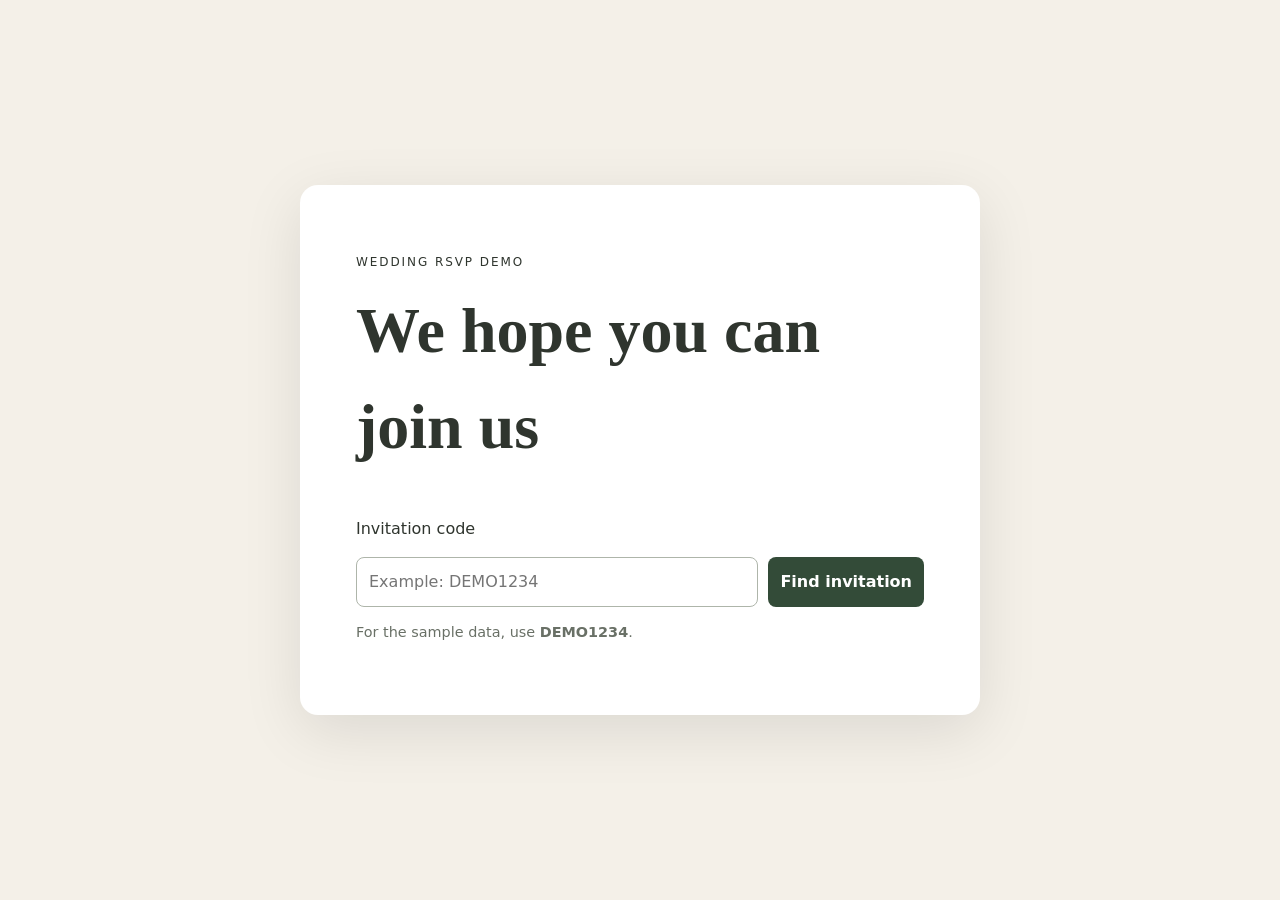
<file: rsvp-index.html>
<!doctype html>
<html lang="en">
<head>
  <meta charset="utf-8">
  <meta name="viewport" content="width=device-width, initial-scale=1">
  <title>Wedding RSVP Demo</title>
  <link rel="stylesheet" href="css/rsvp-styles.css">
</head>
<body>
  <main class="card">
    <p class="eyebrow">Wedding RSVP demo</p>
    <h1>We hope you can join us</h1>

    <section id="lookupSection">
      <label for="partyCode">Invitation code</label>
      <div class="row">
        <input id="partyCode" autocomplete="off" placeholder="Example: DEMO1234">
        <button id="lookupButton" type="button">Find invitation</button>
      </div>
      <p class="hint">For the sample data, use <strong>DEMO1234</strong>.</p>
    </section>

    <form id="rsvpForm" hidden>
      <h2 id="partyName"></h2>
      <div id="guestFields"></div>

      <label for="contactEmail">Contact email (optional)</label>
      <input id="contactEmail" type="email" autocomplete="email">

      <label for="message">Message (optional)</label>
      <textarea id="message" maxlength="500" rows="4"></textarea>

      <button id="submitButton" type="submit">Submit RSVP</button>
    </form>

    <p id="status" role="status" aria-live="polite"></p>
  </main>

  <script src="js/rsvp.js"></script>
</body>
</html>
</file>
<file: css/rsvp-styles.css>
* { box-sizing: border-box; }

body {
  margin: 0;
  min-height: 100vh;
  display: grid;
  place-items: center;
  padding: 24px;
  background: #f4f0e8;
  color: #2f352e;
  font: 16px/1.5 system-ui, sans-serif;
}

.card {
  width: min(680px, 100%);
  padding: clamp(24px, 6vw, 56px);
  background: white;
  border-radius: 18px;
  box-shadow: 0 16px 60px rgb(0 0 0 / 10%);
}

h1 { margin-top: 0; font-family: Georgia, serif; font-size: clamp(2rem, 7vw, 4rem); }
h2, legend { font-family: Georgia, serif; }
.eyebrow { text-transform: uppercase; letter-spacing: .16em; font-size: .75rem; }
.row { display: flex; gap: 10px; }
.row input { flex: 1; }

label { display: grid; gap: 6px; margin: 16px 0; }
input, select, textarea, button {
  width: 100%;
  padding: 12px;
  font: inherit;
  border: 1px solid #aeb5aa;
  border-radius: 8px;
}
button {
  width: auto;
  cursor: pointer;
  border: 0;
  background: #334b38;
  color: white;
  font-weight: 700;
}
button:disabled { opacity: .6; cursor: wait; }
fieldset { margin: 24px 0; padding: 18px; border: 1px solid #d8ddd5; border-radius: 10px; }
legend { padding: 0 8px; font-weight: 700; }
.hint { color: #697066; font-size: .9rem; }
.error { color: #a32323; }
.success { color: #236b35; }

@media (max-width: 520px) {
  .row { display: grid; }
  .row button { width: 100%; }
}
</file>
